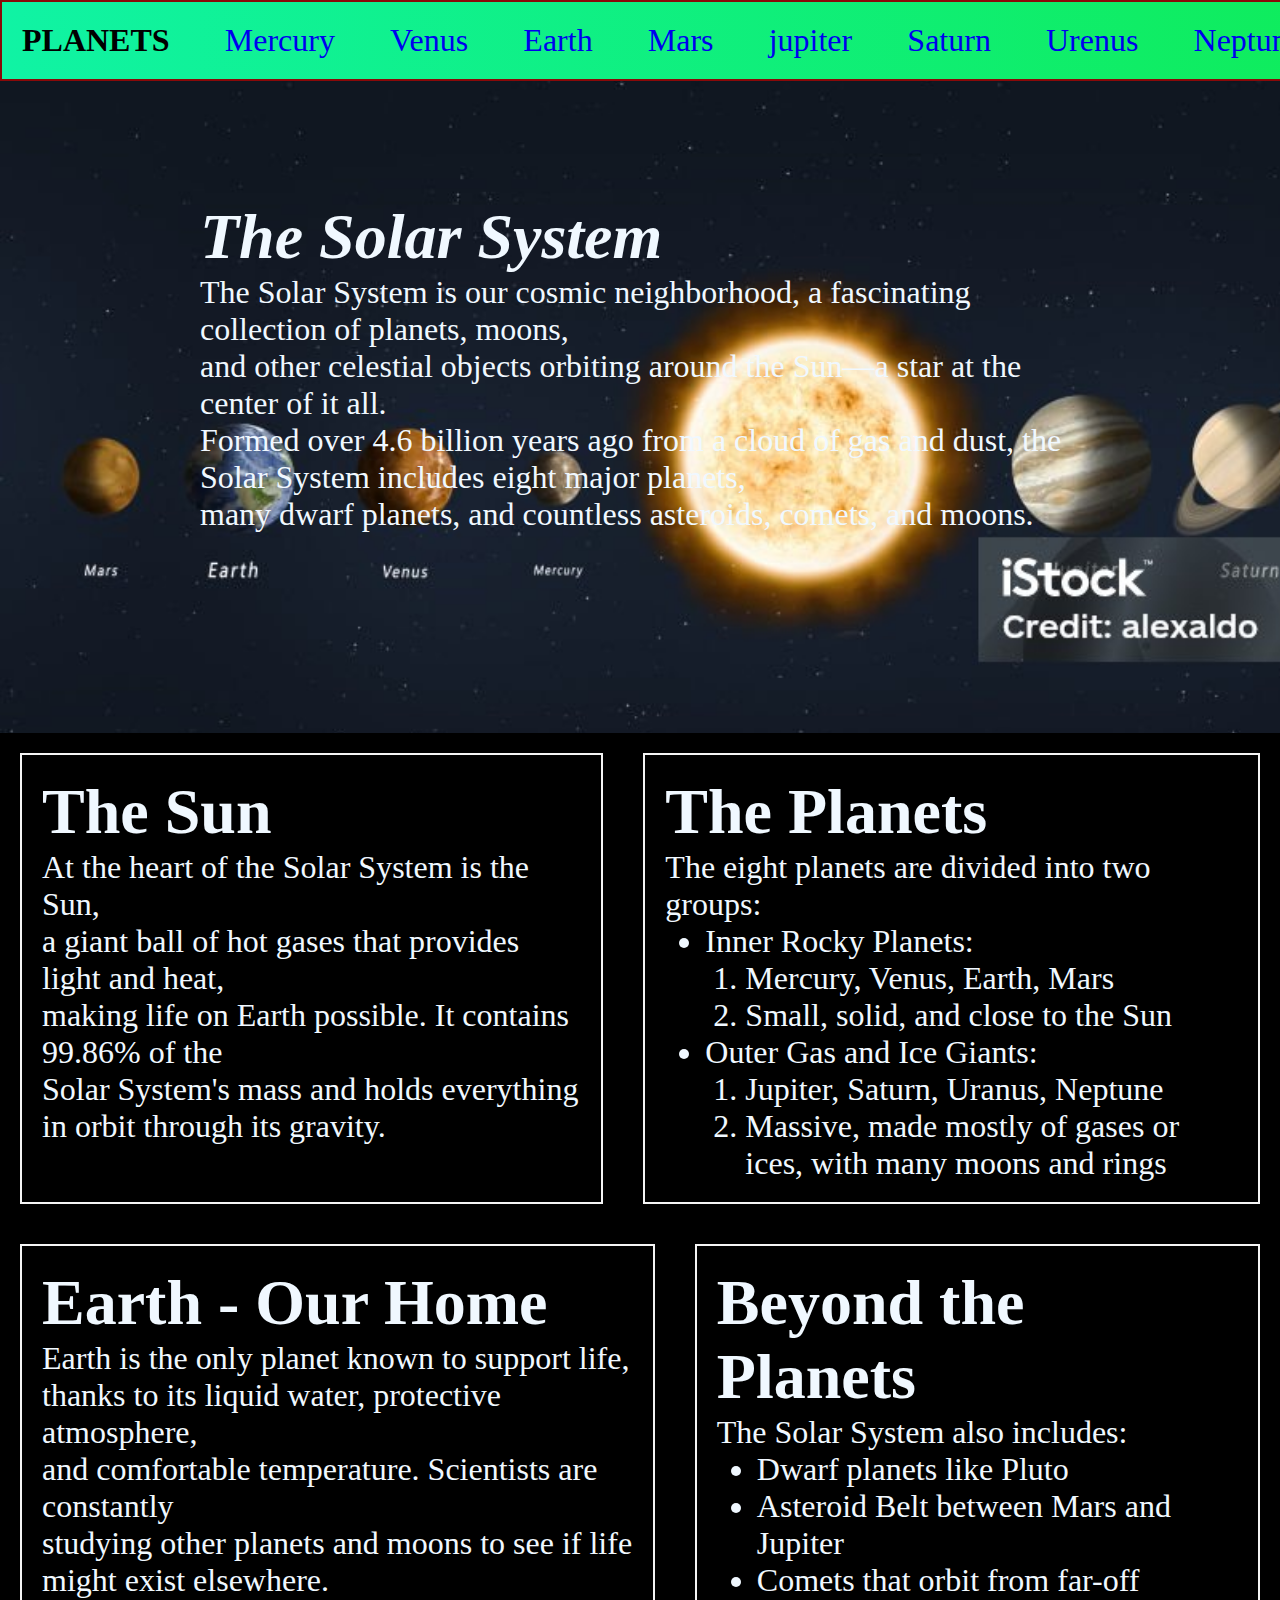
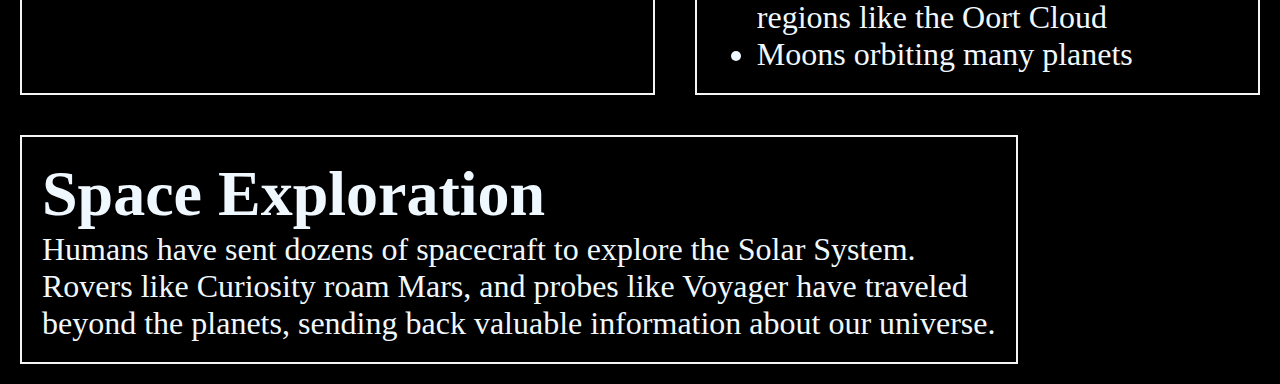
<file: index.html>
<!DOCTYPE html>
<html lang="en">
<head>
    <meta charset="UTF-8">
    <meta name="viewport" content="width=device-width, initial-scale=1.0">
    <title>Solar System</title>
    <link rel="stylesheet" href="style.css">
</head>
<body>
    <header>
        <h1>PLANETS</h1>
        <a href="mercury.html">Mercury</a>
        <a href="venus.html">Venus</a>
        <a href="earth.html">Earth</a>
        <a href="mars.html">Mars</a>
        <a href="jupiter.html">jupiter</a>
        <a href="saturn.html">Saturn</a>
        <a href="urenus.html">Urenus</a>
        <a href="neptune.html">Neptune</a>

    </header>
    <div class="shama">
        <h1> <i>The Solar System</i></h1>
        <P>The Solar System is our cosmic neighborhood, a fascinating collection of planets, moons, <br>
            and other celestial objects orbiting around the Sun—a star at the center of it all. <br>
             Formed over 4.6 billion years ago from a cloud of gas and dust, the Solar System includes eight major planets, <br>
              many dwarf planets, and countless asteroids, comets, and moons.</P>
    </div>
    <section class="manu">
        <article class="cards">
            <h1> The Sun</h1>
            <p>At the heart of the Solar System is the Sun, <br>
                 a giant ball of hot gases that provides light and heat, <br>
                  making life on Earth possible. It contains 99.86% of the <br>
                   Solar System's mass and holds everything in orbit through its gravity.</p>
        </article>
        <article class="cards">
            <h1> The Planets</h1>
            <p>The eight planets are divided into two groups:
                <ul>
                    <li>Inner Rocky Planets:
                        <ol>
                            <li>Mercury, Venus, Earth, Mars</li>
                            <li>Small, solid, and close to the Sun</li>
                        </ol>
                    </li>
                          
                </ul>
                    <ul>
                        <li>Outer Gas and Ice Giants:
                            <ol>
                                <li>Jupiter, Saturn, Uranus, Neptune

                                </li>
                                <li>Massive, made mostly of gases or ices, with many moons and rings</li>
                            </ol>
                        </li>
                
                    </ul>
              
            </p>
        </article>
    </section> 
    <section class="manu"> <article class="cards">
        <h1>Earth - Our Home</h1>
        <p>Earth is the only planet known to support life, <br>
             thanks to its liquid water, protective atmosphere, <br>
              and comfortable temperature. Scientists are constantly <br>
               studying other planets and moons to see if life might exist elsewhere.</p>
    </article>
    <article class="cards">
        <h1> Beyond the Planets</h1>
        <p>The Solar System also includes:
            <ul>
                <li>Dwarf planets like Pluto</li>
                <li>Asteroid Belt between Mars and Jupiter</li>
                <li>Comets that orbit from far-off regions like the Oort Cloud</li>
                <li>Moons orbiting many planets</li>
            </ul>

        </p>
    </article></section>
       
     <section class="manu">
        <article class="cards">
            <h1> Space Exploration</h1>
            <p>Humans have sent dozens of spacecraft to explore the Solar System. <br>
                 Rovers like Curiosity roam Mars, and probes like Voyager have traveled <br>
                  beyond the planets, sending back valuable information about our universe.</p>
        </article>
     </section>
 
</body>
</html>
</file>
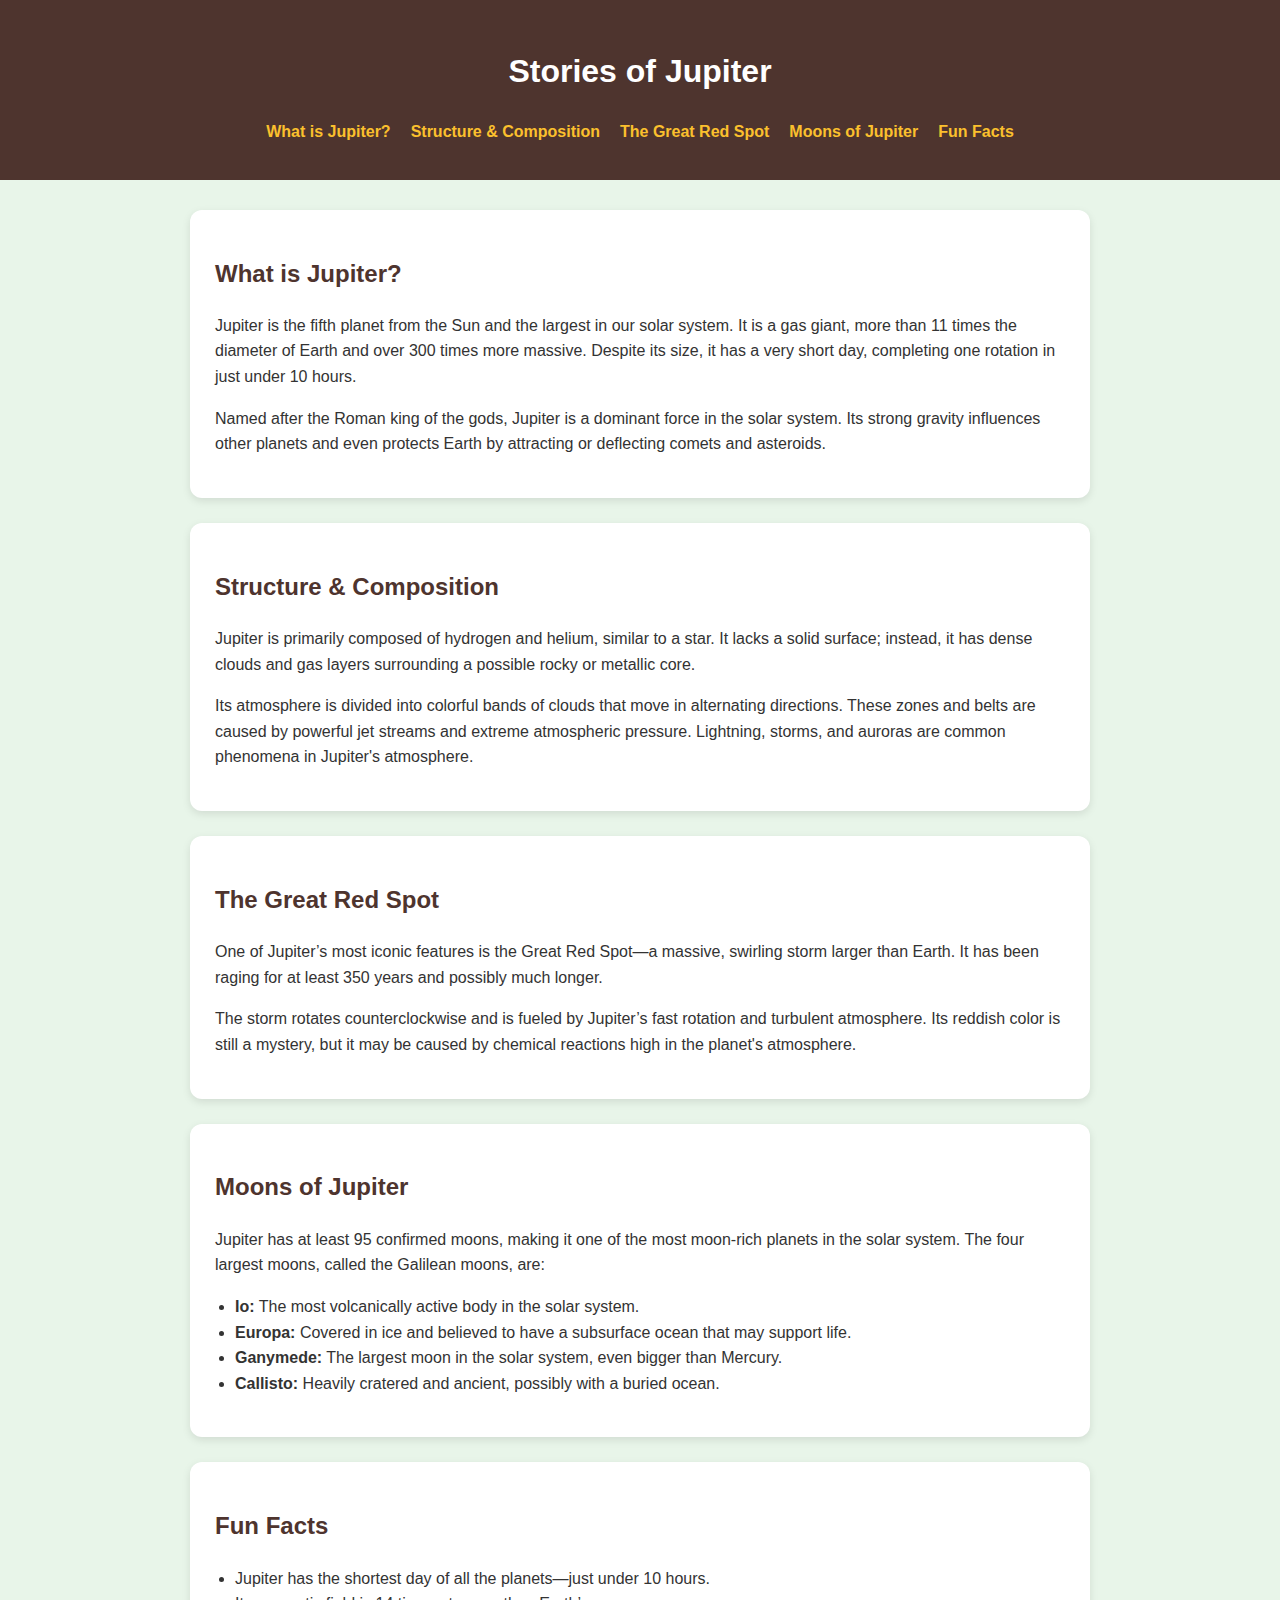
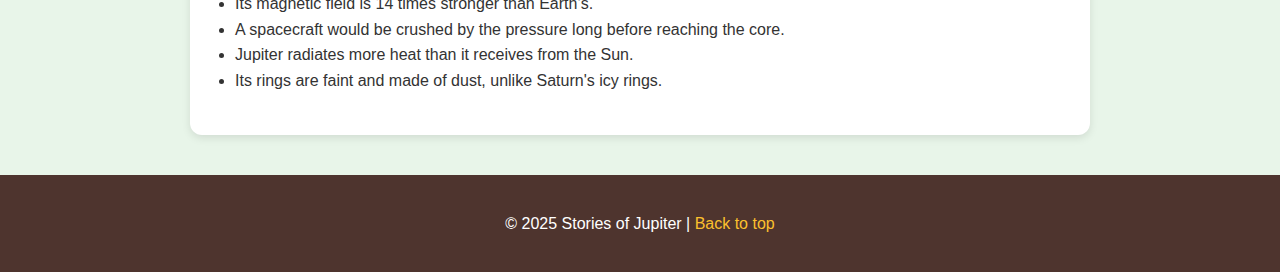
<file: jupirter.html>
<!DOCTYPE html>
<html lang="en">
<head>
  <meta charset="UTF-8" />
  <meta name="viewport" content="width=device-width, initial-scale=1.0"/>
  <title>Stories of Jupiter</title>
  <link rel="stylesheet" href="jupiter.css" />
</head>
<body>
  <header>
    <h1>Stories of Jupiter</h1>
    <nav>
      <ul>
        <li><a href="#what">What is Jupiter?</a></li>
        <li><a href="#structure">Structure & Composition</a></li>
        <li><a href="#storm">The Great Red Spot</a></li>
        <li><a href="#moons">Moons of Jupiter</a></li>
        <li><a href="#facts">Fun Facts</a></li>
      </ul>
    </nav>
  </header>

  <main>
    <section id="what">
      <h2>What is Jupiter?</h2>
      <p>
        Jupiter is the fifth planet from the Sun and the largest in our solar system. It is a gas giant, more than 11 times the diameter of Earth and over 300 times more massive. Despite its size, it has a very short day, completing one rotation in just under 10 hours.
      </p>
      <p>
        Named after the Roman king of the gods, Jupiter is a dominant force in the solar system. Its strong gravity influences other planets and even protects Earth by attracting or deflecting comets and asteroids.
      </p>
    </section>

    <section id="structure">
      <h2>Structure & Composition</h2>
      <p>
        Jupiter is primarily composed of hydrogen and helium, similar to a star. It lacks a solid surface; instead, it has dense clouds and gas layers surrounding a possible rocky or metallic core.
      </p>
      <p>
        Its atmosphere is divided into colorful bands of clouds that move in alternating directions. These zones and belts are caused by powerful jet streams and extreme atmospheric pressure. Lightning, storms, and auroras are common phenomena in Jupiter's atmosphere.
      </p>
    </section>

    <section id="storm">
      <h2>The Great Red Spot</h2>
      <p>
        One of Jupiter’s most iconic features is the Great Red Spot—a massive, swirling storm larger than Earth. It has been raging for at least 350 years and possibly much longer.
      </p>
      <p>
        The storm rotates counterclockwise and is fueled by Jupiter’s fast rotation and turbulent atmosphere. Its reddish color is still a mystery, but it may be caused by chemical reactions high in the planet's atmosphere.
      </p>
    </section>

    <section id="moons">
      <h2>Moons of Jupiter</h2>
      <p>
        Jupiter has at least 95 confirmed moons, making it one of the most moon-rich planets in the solar system. The four largest moons, called the Galilean moons, are:
        <ul>
          <li><strong>Io:</strong> The most volcanically active body in the solar system.</li>
          <li><strong>Europa:</strong> Covered in ice and believed to have a subsurface ocean that may support life.</li>
          <li><strong>Ganymede:</strong> The largest moon in the solar system, even bigger than Mercury.</li>
          <li><strong>Callisto:</strong> Heavily cratered and ancient, possibly with a buried ocean.</li>
        </ul>
      </p>
    </section>

    <section id="facts">
      <h2>Fun Facts</h2>
      <ul>
        <li>Jupiter has the shortest day of all the planets—just under 10 hours.</li>
        <li>Its magnetic field is 14 times stronger than Earth’s.</li>
        <li>A spacecraft would be crushed by the pressure long before reaching the core.</li>
        <li>Jupiter radiates more heat than it receives from the Sun.</li>
        <li>Its rings are faint and made of dust, unlike Saturn's icy rings.</li>
      </ul>
    </section>
  </main>

  <footer>
    <p>© 2025 Stories of Jupiter | <a href="#top">Back to top</a></p>
  </footer>
</body>
</html>
</file>
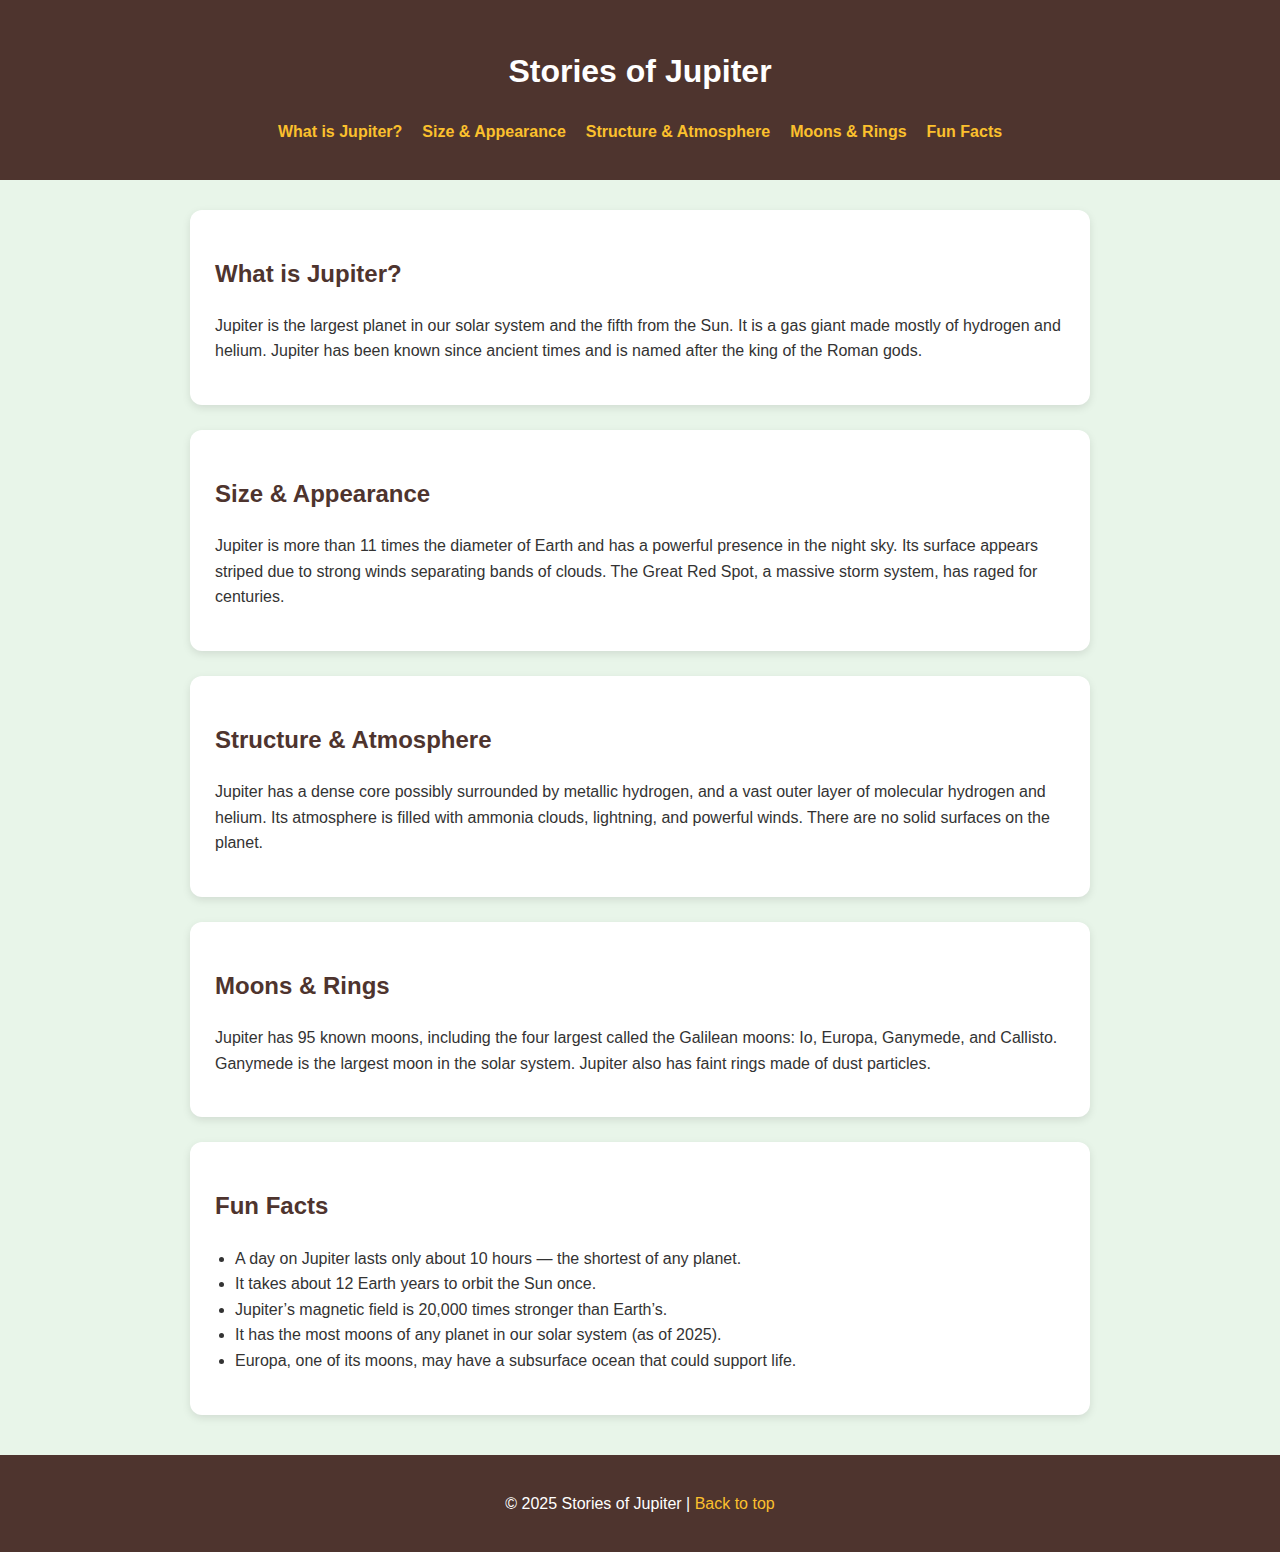
<file: jupiter.html>
<!DOCTYPE html>
<html lang="en">
<head>
  <meta charset="UTF-8" />
  <meta name="viewport" content="width=device-width, initial-scale=1.0"/>
  <title>Stories of Jupiter</title>
  <link rel="stylesheet" href="jupiter.css" />
</head>
<body>
  <header>
    <h1>Stories of Jupiter</h1>
    <nav>
      <ul>
        <li><a href="#intro">What is Jupiter?</a></li>
        <li><a href="#appearance">Size & Appearance</a></li>
        <li><a href="#structure">Structure & Atmosphere</a></li>
        <li><a href="#moons">Moons & Rings</a></li>
        <li><a href="#facts">Fun Facts</a></li>
      </ul>
    </nav>
  </header>

  <main>
    <section id="intro">
      <h2>What is Jupiter?</h2>
      <p>
        Jupiter is the largest planet in our solar system and the fifth from the Sun. It is a gas giant made mostly of hydrogen and helium. Jupiter has been known since ancient times and is named after the king of the Roman gods.
      </p>
    </section>

    <section id="appearance">
      <h2>Size & Appearance</h2>
      <p>
        Jupiter is more than 11 times the diameter of Earth and has a powerful presence in the night sky. Its surface appears striped due to strong winds separating bands of clouds. The Great Red Spot, a massive storm system, has raged for centuries.
      </p>
    </section>

    <section id="structure">
      <h2>Structure & Atmosphere</h2>
      <p>
        Jupiter has a dense core possibly surrounded by metallic hydrogen, and a vast outer layer of molecular hydrogen and helium. Its atmosphere is filled with ammonia clouds, lightning, and powerful winds. There are no solid surfaces on the planet.
      </p>
    </section>

    <section id="moons">
      <h2>Moons & Rings</h2>
      <p>
        Jupiter has 95 known moons, including the four largest called the Galilean moons: Io, Europa, Ganymede, and Callisto. Ganymede is the largest moon in the solar system. Jupiter also has faint rings made of dust particles.
      </p>
    </section>

    <section id="facts">
      <h2>Fun Facts</h2>
      <ul>
        <li>A day on Jupiter lasts only about 10 hours — the shortest of any planet.</li>
        <li>It takes about 12 Earth years to orbit the Sun once.</li>
        <li>Jupiter’s magnetic field is 20,000 times stronger than Earth’s.</li>
        <li>It has the most moons of any planet in our solar system (as of 2025).</li>
        <li>Europa, one of its moons, may have a subsurface ocean that could support life.</li>
      </ul>
    </section>
  </main>

  <footer>
    <p>© 2025 Stories of Jupiter | <a href="#top">Back to top</a></p>
  </footer>
</body>
</html>
</file>
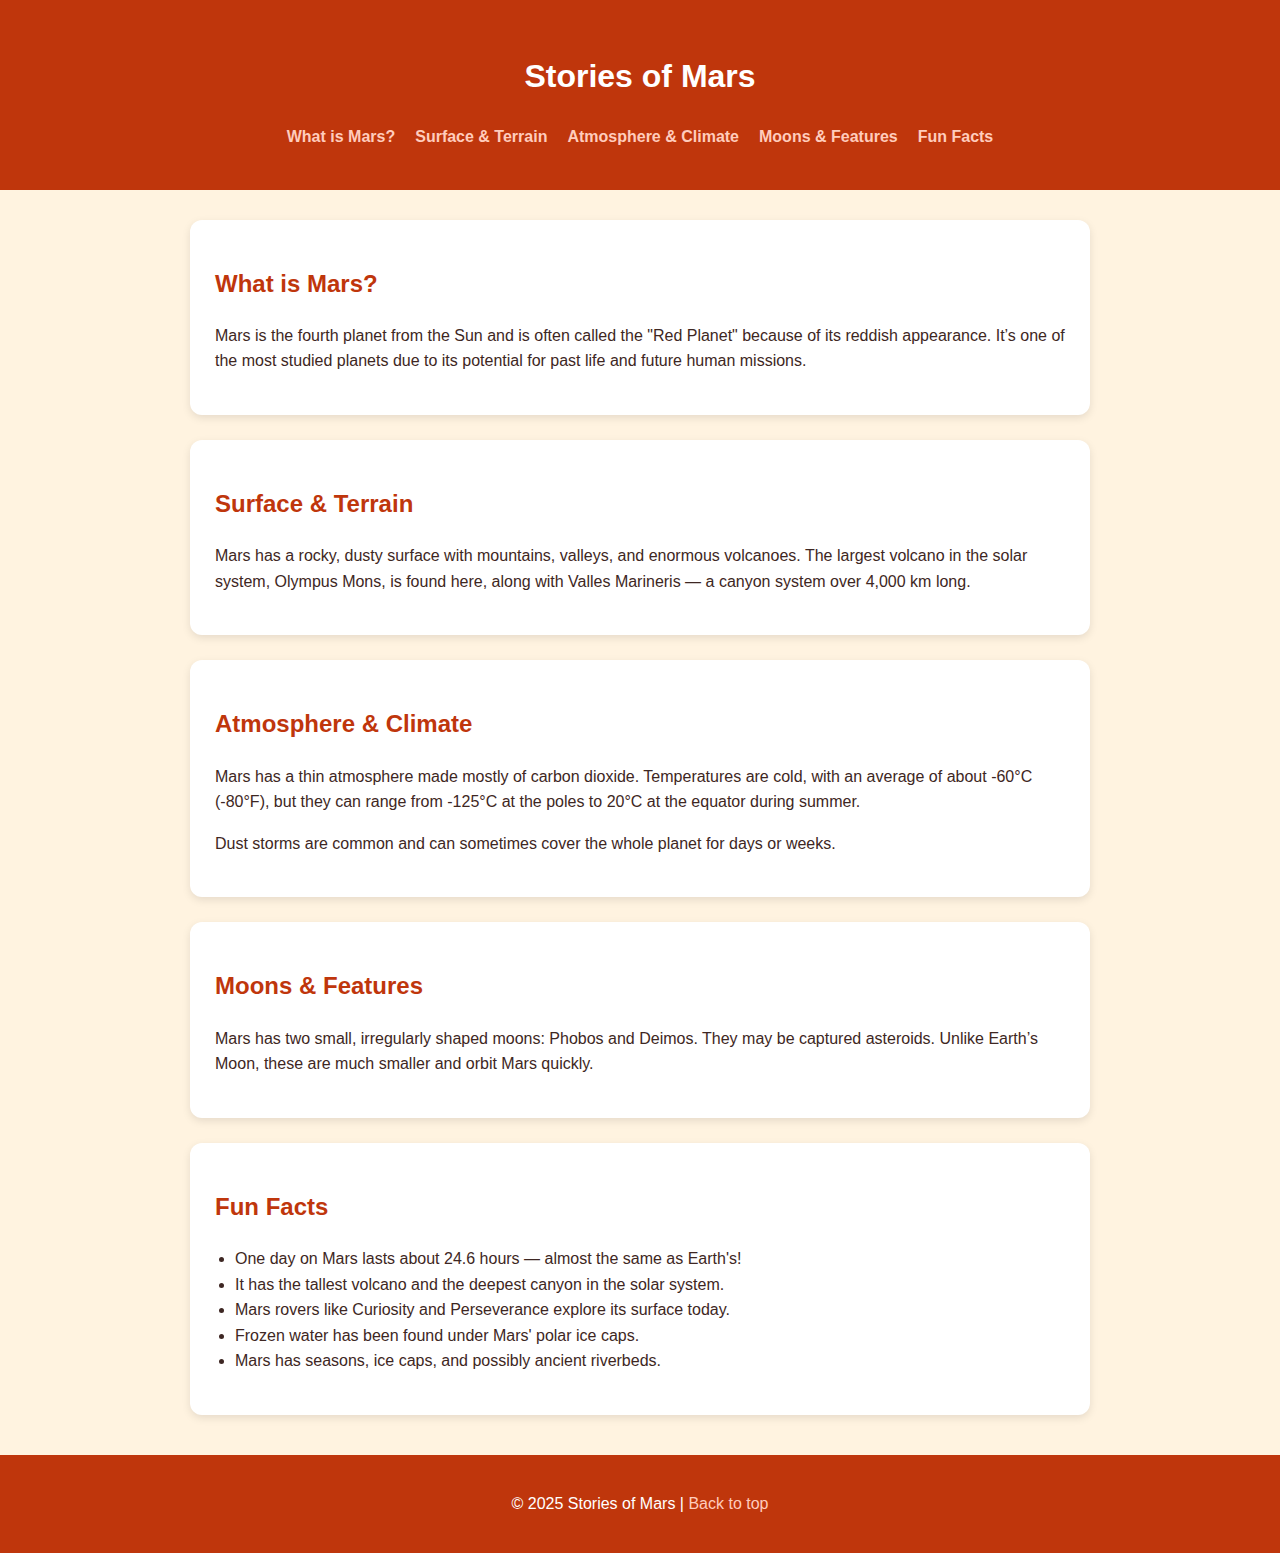
<file: mars.html>
<!DOCTYPE html>
<html lang="en">
<head>
  <meta charset="UTF-8" />
  <meta name="viewport" content="width=device-width, initial-scale=1.0"/>
  <title>Stories of Mars</title>
  <link rel="stylesheet" href="mars.css" />
</head>
<body>
  <header>
    <h1>Stories of Mars</h1>
    <nav>
      <ul>
        <li><a href="#intro">What is Mars?</a></li>
        <li><a href="#surface">Surface & Terrain</a></li>
        <li><a href="#atmosphere">Atmosphere & Climate</a></li>
        <li><a href="#moons">Moons & Features</a></li>
        <li><a href="#facts">Fun Facts</a></li>
      </ul>
    </nav>
  </header>

  <main>
    <section id="intro">
      <h2>What is Mars?</h2>
      <p>
        Mars is the fourth planet from the Sun and is often called the "Red Planet" because of its reddish appearance. It’s one of the most studied planets due to its potential for past life and future human missions.
      </p>
    </section>

    <section id="surface">
      <h2>Surface & Terrain</h2>
      <p>
        Mars has a rocky, dusty surface with mountains, valleys, and enormous volcanoes. The largest volcano in the solar system, Olympus Mons, is found here, along with Valles Marineris — a canyon system over 4,000 km long.
      </p>
    </section>

    <section id="atmosphere">
      <h2>Atmosphere & Climate</h2>
      <p>
        Mars has a thin atmosphere made mostly of carbon dioxide. Temperatures are cold, with an average of about -60°C (-80°F), but they can range from -125°C at the poles to 20°C at the equator during summer.
      </p>
      <p>
        Dust storms are common and can sometimes cover the whole planet for days or weeks.
      </p>
    </section>

    <section id="moons">
      <h2>Moons & Features</h2>
      <p>
        Mars has two small, irregularly shaped moons: Phobos and Deimos. They may be captured asteroids. Unlike Earth’s Moon, these are much smaller and orbit Mars quickly.
      </p>
    </section>

    <section id="facts">
      <h2>Fun Facts</h2>
      <ul>
        <li>One day on Mars lasts about 24.6 hours — almost the same as Earth's!</li>
        <li>It has the tallest volcano and the deepest canyon in the solar system.</li>
        <li>Mars rovers like Curiosity and Perseverance explore its surface today.</li>
        <li>Frozen water has been found under Mars' polar ice caps.</li>
        <li>Mars has seasons, ice caps, and possibly ancient riverbeds.</li>
      </ul>
    </section>
  </main>

  <footer>
    <p>© 2025 Stories of Mars | <a href="#top">Back to top</a></p>
  </footer>
</body>
</html>
</file>
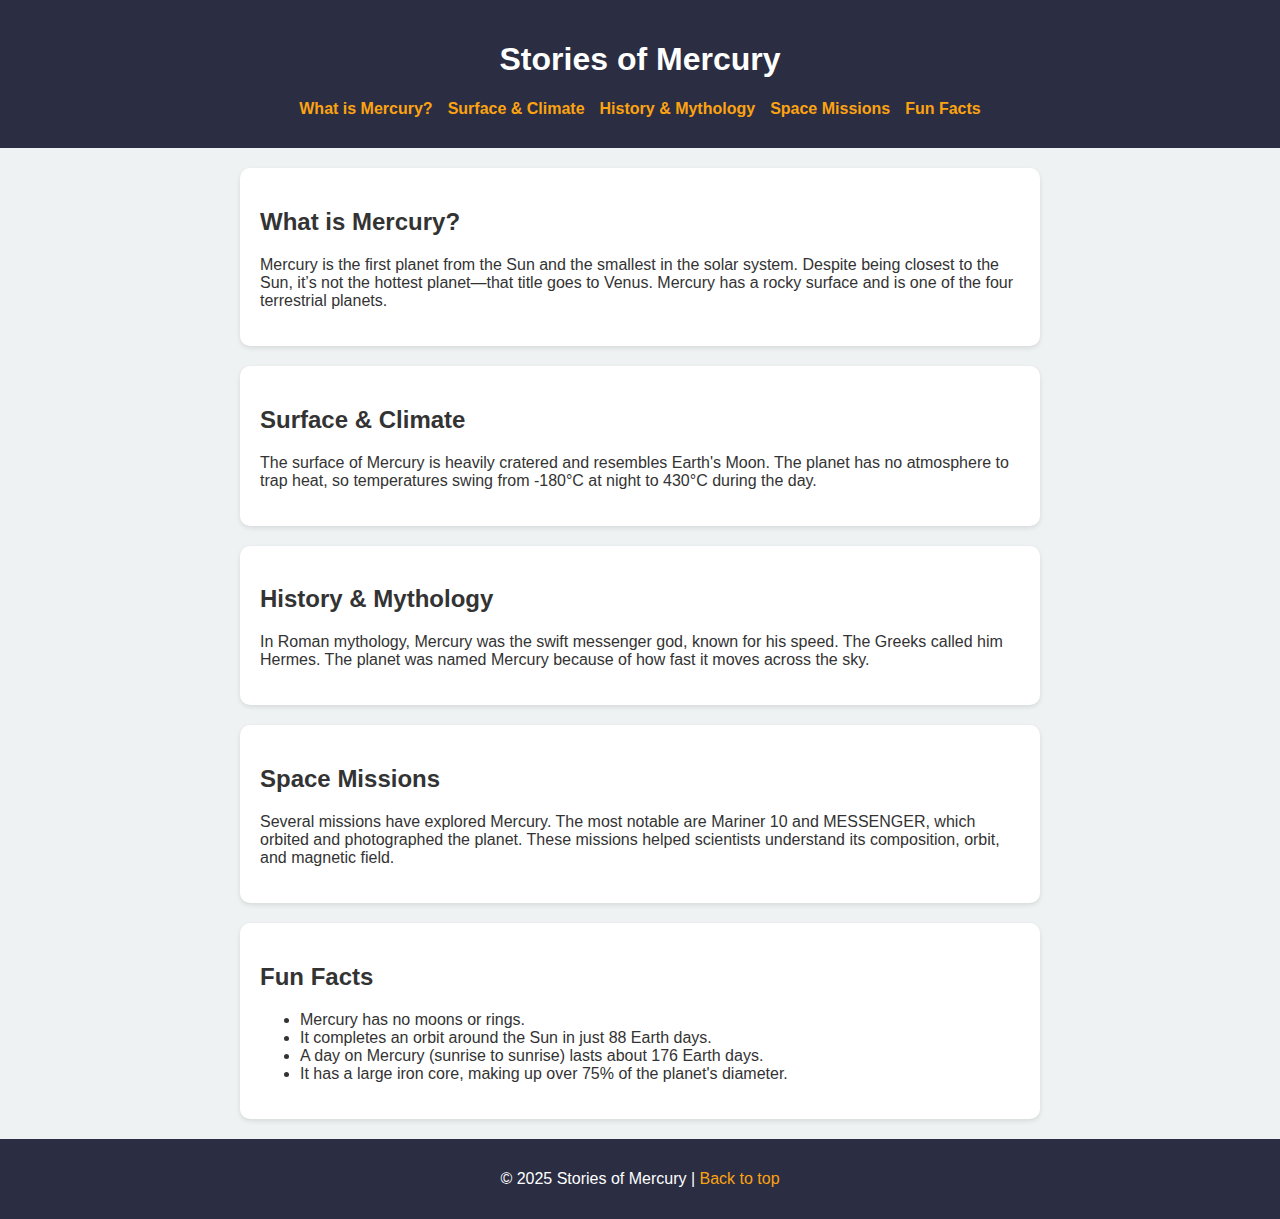
<file: mercury.html>
<!DOCTYPE html>
<html lang="en">
<head>
  <meta charset="UTF-8" />
  <meta name="viewport" content="width=device-width, initial-scale=1.0"/>
  <title>Stories of Mercury</title>
  <link rel="stylesheet" href="mercury.css"/>
</head>
<body>
  <header>
    <h1>Stories of Mercury</h1>
    <nav>
      <ul>
        <li><a href="#what">What is Mercury?</a></li>
        <li><a href="#surface">Surface & Climate</a></li>
        <li><a href="#mythology">History & Mythology</a></li>
        <li><a href="#missions">Space Missions</a></li>
        <li><a href="#facts">Fun Facts</a></li>
      </ul>
    </nav>
  </header>

  <main>
    <section id="what">
      <h2>What is Mercury?</h2>
      <p>Mercury is the first planet from the Sun and the smallest in the solar system. Despite being closest to the Sun, it’s not the hottest planet—that title goes to Venus. Mercury has a rocky surface and is one of the four terrestrial planets.</p>
    </section>

    <section id="surface">
      <h2>Surface & Climate</h2>
      <p>The surface of Mercury is heavily cratered and resembles Earth's Moon. The planet has no atmosphere to trap heat, so temperatures swing from -180°C at night to 430°C during the day.</p>
    </section>

    <section id="mythology">
      <h2>History & Mythology</h2>
      <p>In Roman mythology, Mercury was the swift messenger god, known for his speed. The Greeks called him Hermes. The planet was named Mercury because of how fast it moves across the sky.</p>
    </section>

    <section id="missions">
      <h2>Space Missions</h2>
      <p>Several missions have explored Mercury. The most notable are Mariner 10 and MESSENGER, which orbited and photographed the planet. These missions helped scientists understand its composition, orbit, and magnetic field.</p>
    </section>

    <section id="facts">
      <h2>Fun Facts</h2>
      <ul>
        <li>Mercury has no moons or rings.</li>
        <li>It completes an orbit around the Sun in just 88 Earth days.</li>
        <li>A day on Mercury (sunrise to sunrise) lasts about 176 Earth days.</li>
        <li>It has a large iron core, making up over 75% of the planet's diameter.</li>
      </ul>
    </section>
  </main>

  <footer>
    <p>© 2025 Stories of Mercury | <a href="#top">Back to top</a></p>
  </footer>
</body>
</html>
</file>
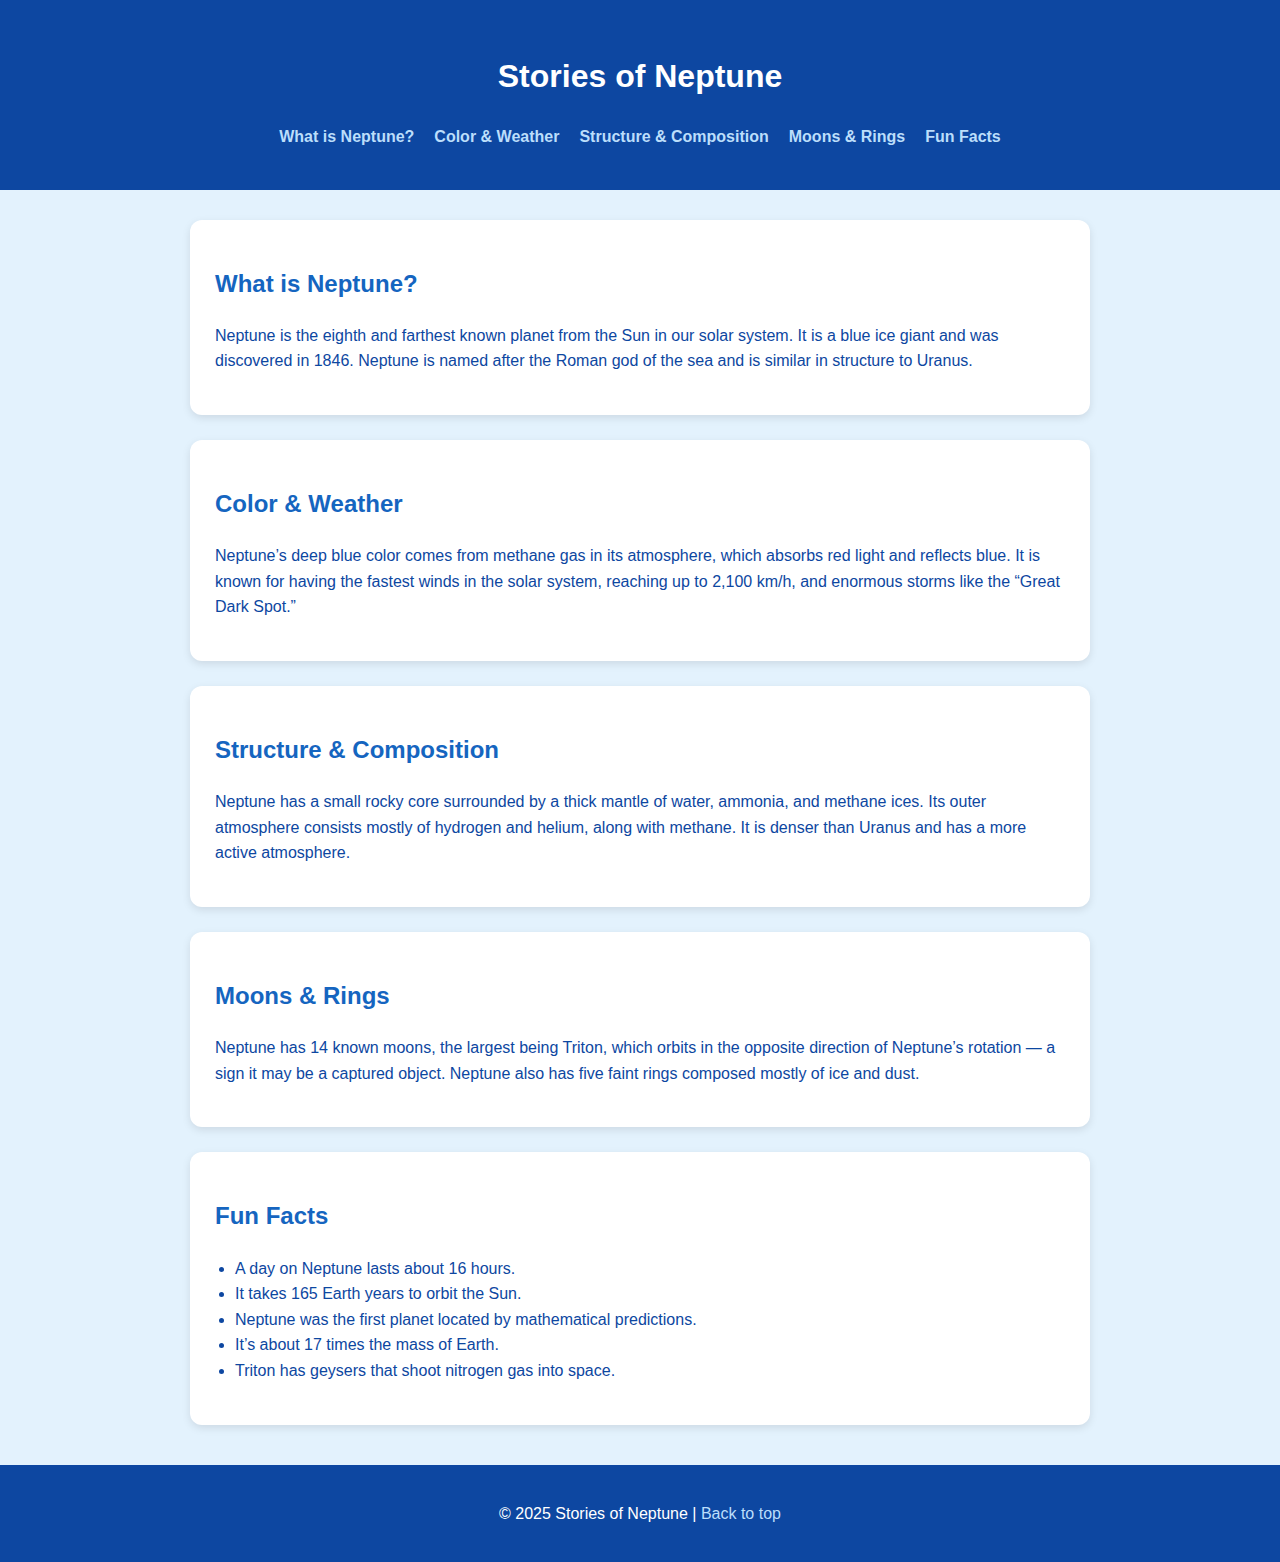
<file: neptune.html>
<!DOCTYPE html>
<html lang="en">
<head>
  <meta charset="UTF-8" />
  <meta name="viewport" content="width=device-width, initial-scale=1.0"/>
  <title>Stories of Neptune</title>
  <link rel="stylesheet" href="neptune.css" />
</head>
<body>
  <header>
    <h1>Stories of Neptune</h1>
    <nav>
      <ul>
        <li><a href="#intro">What is Neptune?</a></li>
        <li><a href="#appearance">Color & Weather</a></li>
        <li><a href="#structure">Structure & Composition</a></li>
        <li><a href="#moons">Moons & Rings</a></li>
        <li><a href="#facts">Fun Facts</a></li>
      </ul>
    </nav>
  </header>

  <main>
    <section id="intro">
      <h2>What is Neptune?</h2>
      <p>
        Neptune is the eighth and farthest known planet from the Sun in our solar system. It is a blue ice giant and was discovered in 1846. Neptune is named after the Roman god of the sea and is similar in structure to Uranus.
      </p>
    </section>

    <section id="appearance">
      <h2>Color & Weather</h2>
      <p>
        Neptune’s deep blue color comes from methane gas in its atmosphere, which absorbs red light and reflects blue. It is known for having the fastest winds in the solar system, reaching up to 2,100 km/h, and enormous storms like the “Great Dark Spot.”
      </p>
    </section>

    <section id="structure">
      <h2>Structure & Composition</h2>
      <p>
        Neptune has a small rocky core surrounded by a thick mantle of water, ammonia, and methane ices. Its outer atmosphere consists mostly of hydrogen and helium, along with methane. It is denser than Uranus and has a more active atmosphere.
      </p>
    </section>

    <section id="moons">
      <h2>Moons & Rings</h2>
      <p>
        Neptune has 14 known moons, the largest being Triton, which orbits in the opposite direction of Neptune’s rotation — a sign it may be a captured object. Neptune also has five faint rings composed mostly of ice and dust.
      </p>
    </section>

    <section id="facts">
      <h2>Fun Facts</h2>
      <ul>
        <li>A day on Neptune lasts about 16 hours.</li>
        <li>It takes 165 Earth years to orbit the Sun.</li>
        <li>Neptune was the first planet located by mathematical predictions.</li>
        <li>It’s about 17 times the mass of Earth.</li>
        <li>Triton has geysers that shoot nitrogen gas into space.</li>
      </ul>
    </section>
  </main>

  <footer>
    <p>© 2025 Stories of Neptune | <a href="#top">Back to top</a></p>
  </footer>
</body>
</html>
</file>
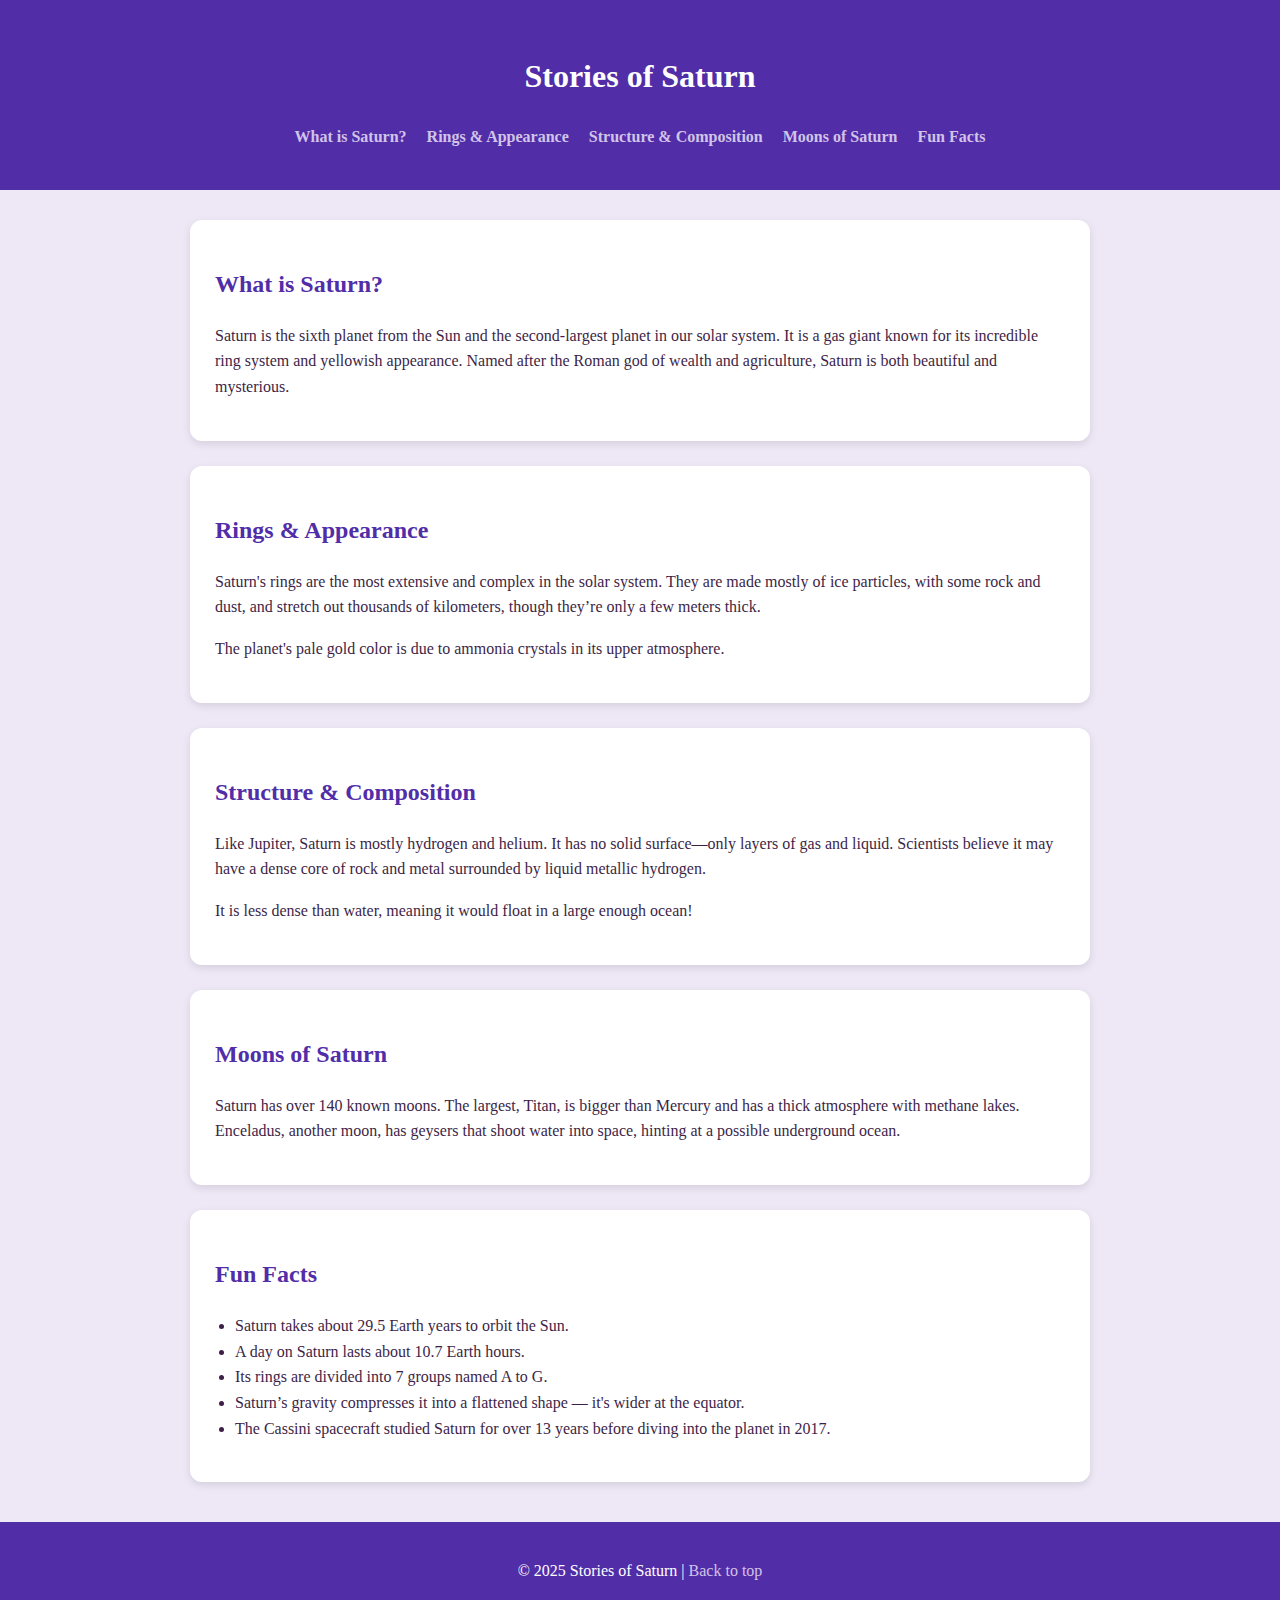
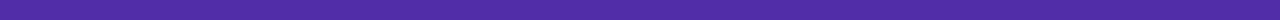
<file: saturn.html>
<!DOCTYPE html>
<html lang="en">
<head>
  <meta charset="UTF-8" />
  <meta name="viewport" content="width=device-width, initial-scale=1.0"/>
  <title>Stories of Saturn</title>
  <link rel="stylesheet" href="saturn.css" />
</head>
<body>
  <header>
    <h1>Stories of Saturn</h1>
    <nav>
      <ul>
        <li><a href="#intro">What is Saturn?</a></li>
        <li><a href="#rings">Rings & Appearance</a></li>
        <li><a href="#structure">Structure & Composition</a></li>
        <li><a href="#moons">Moons of Saturn</a></li>
        <li><a href="#facts">Fun Facts</a></li>
      </ul>
    </nav>
  </header>

  <main>
    <section id="intro">
      <h2>What is Saturn?</h2>
      <p>
        Saturn is the sixth planet from the Sun and the second-largest planet in our solar system. It is a gas giant known for its incredible ring system and yellowish appearance. Named after the Roman god of wealth and agriculture, Saturn is both beautiful and mysterious.
      </p>
    </section>

    <section id="rings">
      <h2>Rings & Appearance</h2>
      <p>
        Saturn's rings are the most extensive and complex in the solar system. They are made mostly of ice particles, with some rock and dust, and stretch out thousands of kilometers, though they’re only a few meters thick.
      </p>
      <p>
        The planet's pale gold color is due to ammonia crystals in its upper atmosphere.
      </p>
    </section>

    <section id="structure">
      <h2>Structure & Composition</h2>
      <p>
        Like Jupiter, Saturn is mostly hydrogen and helium. It has no solid surface—only layers of gas and liquid. Scientists believe it may have a dense core of rock and metal surrounded by liquid metallic hydrogen.
      </p>
      <p>
        It is less dense than water, meaning it would float in a large enough ocean!
      </p>
    </section>

    <section id="moons">
      <h2>Moons of Saturn</h2>
      <p>
        Saturn has over 140 known moons. The largest, Titan, is bigger than Mercury and has a thick atmosphere with methane lakes. Enceladus, another moon, has geysers that shoot water into space, hinting at a possible underground ocean.
      </p>
    </section>

    <section id="facts">
      <h2>Fun Facts</h2>
      <ul>
        <li>Saturn takes about 29.5 Earth years to orbit the Sun.</li>
        <li>A day on Saturn lasts about 10.7 Earth hours.</li>
        <li>Its rings are divided into 7 groups named A to G.</li>
        <li>Saturn’s gravity compresses it into a flattened shape — it's wider at the equator.</li>
        <li>The Cassini spacecraft studied Saturn for over 13 years before diving into the planet in 2017.</li>
      </ul>
    </section>
  </main>

  <footer>
    <p>© 2025 Stories of Saturn | <a href="#top">Back to top</a></p>
  </footer>
</body>
</html>
</file>
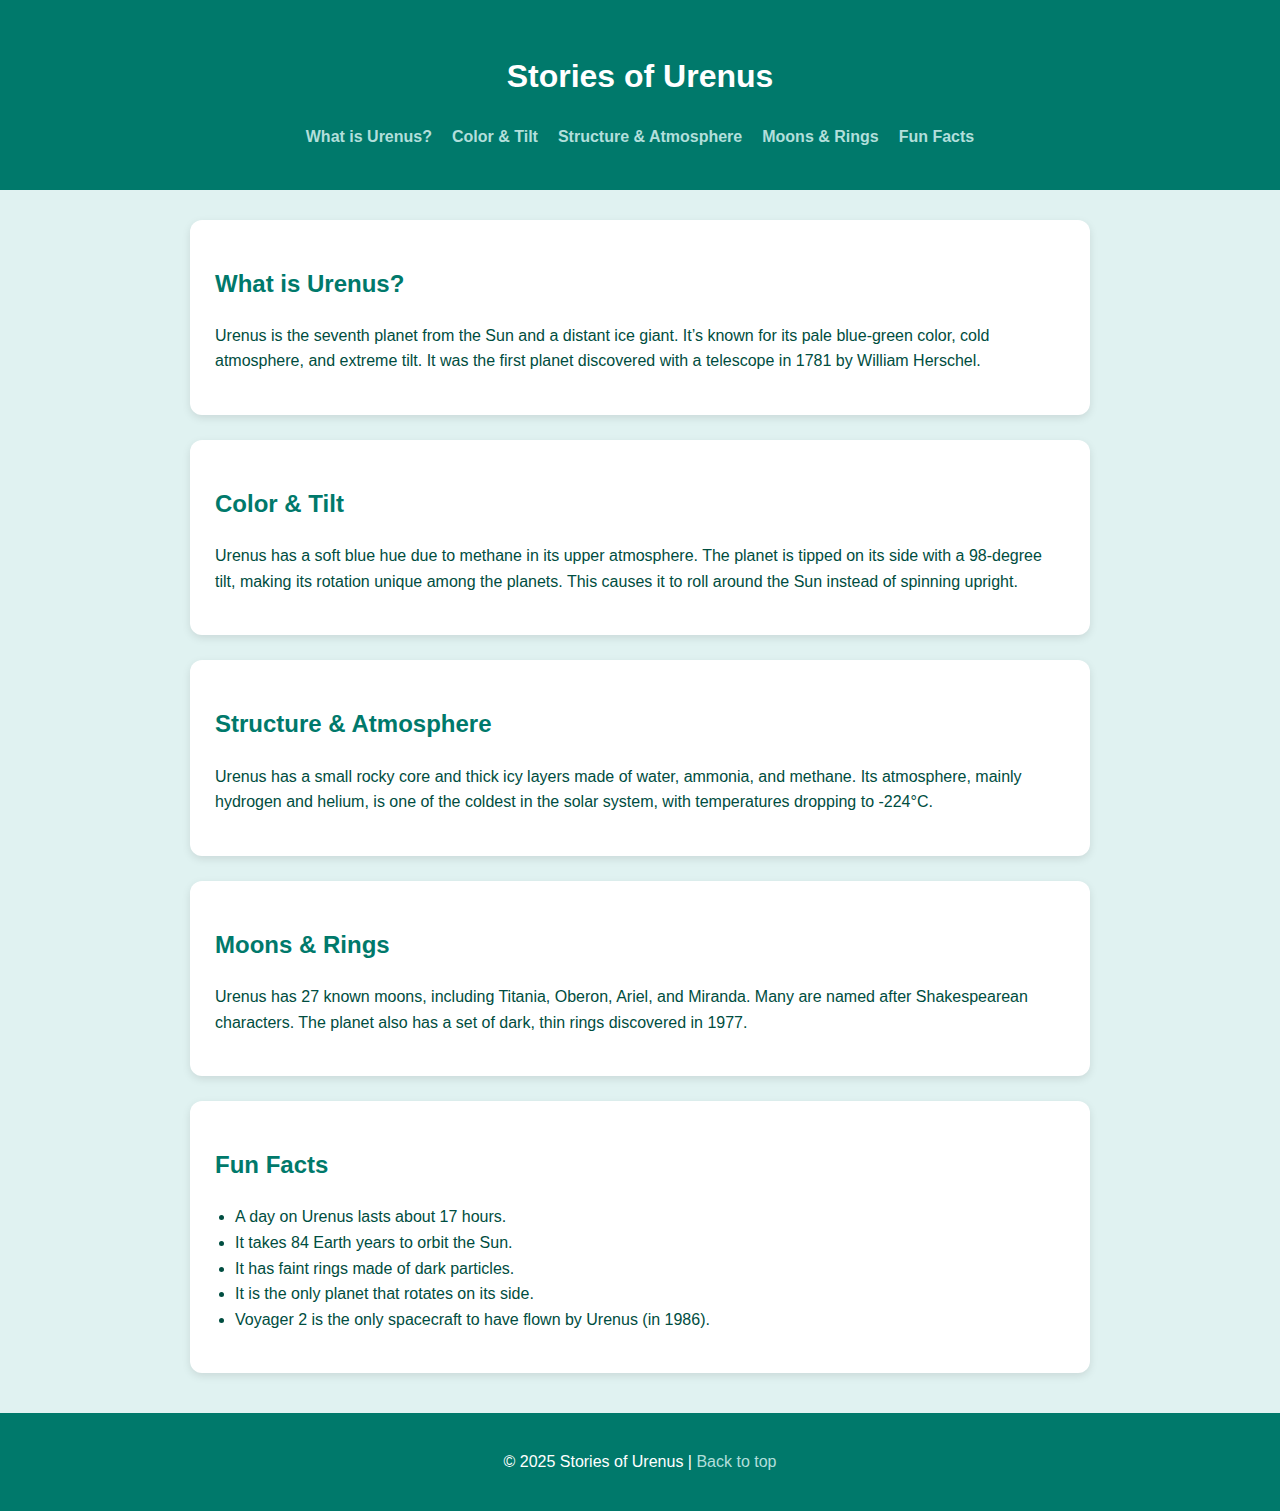
<file: urenus.html>
<!DOCTYPE html>
<html lang="en">
<head>
  <meta charset="UTF-8" />
  <meta name="viewport" content="width=device-width, initial-scale=1.0"/>
  <title>Stories of Urenus</title>
  <link rel="stylesheet" href="urenus.css" />
</head>
<body>
  <header>
    <h1>Stories of Urenus</h1>
    <nav>
      <ul>
        <li><a href="#intro">What is Urenus?</a></li>
        <li><a href="#appearance">Color & Tilt</a></li>
        <li><a href="#structure">Structure & Atmosphere</a></li>
        <li><a href="#moons">Moons & Rings</a></li>
        <li><a href="#facts">Fun Facts</a></li>
      </ul>
    </nav>
  </header>

  <main>
    <section id="intro">
      <h2>What is Urenus?</h2>
      <p>
        Urenus is the seventh planet from the Sun and a distant ice giant. It’s known for its pale blue-green color, cold atmosphere, and extreme tilt. It was the first planet discovered with a telescope in 1781 by William Herschel.
      </p>
    </section>

    <section id="appearance">
      <h2>Color & Tilt</h2>
      <p>
        Urenus has a soft blue hue due to methane in its upper atmosphere. The planet is tipped on its side with a 98-degree tilt, making its rotation unique among the planets. This causes it to roll around the Sun instead of spinning upright.
      </p>
    </section>

    <section id="structure">
      <h2>Structure & Atmosphere</h2>
      <p>
        Urenus has a small rocky core and thick icy layers made of water, ammonia, and methane. Its atmosphere, mainly hydrogen and helium, is one of the coldest in the solar system, with temperatures dropping to -224°C.
      </p>
    </section>

    <section id="moons">
      <h2>Moons & Rings</h2>
      <p>
        Urenus has 27 known moons, including Titania, Oberon, Ariel, and Miranda. Many are named after Shakespearean characters. The planet also has a set of dark, thin rings discovered in 1977.
      </p>
    </section>

    <section id="facts">
      <h2>Fun Facts</h2>
      <ul>
        <li>A day on Urenus lasts about 17 hours.</li>
        <li>It takes 84 Earth years to orbit the Sun.</li>
        <li>It has faint rings made of dark particles.</li>
        <li>It is the only planet that rotates on its side.</li>
        <li>Voyager 2 is the only spacecraft to have flown by Urenus (in 1986).</li>
      </ul>
    </section>
  </main>

  <footer>
    <p>© 2025 Stories of Urenus | <a href="#top">Back to top</a></p>
  </footer>
</body>
</html>
</file>
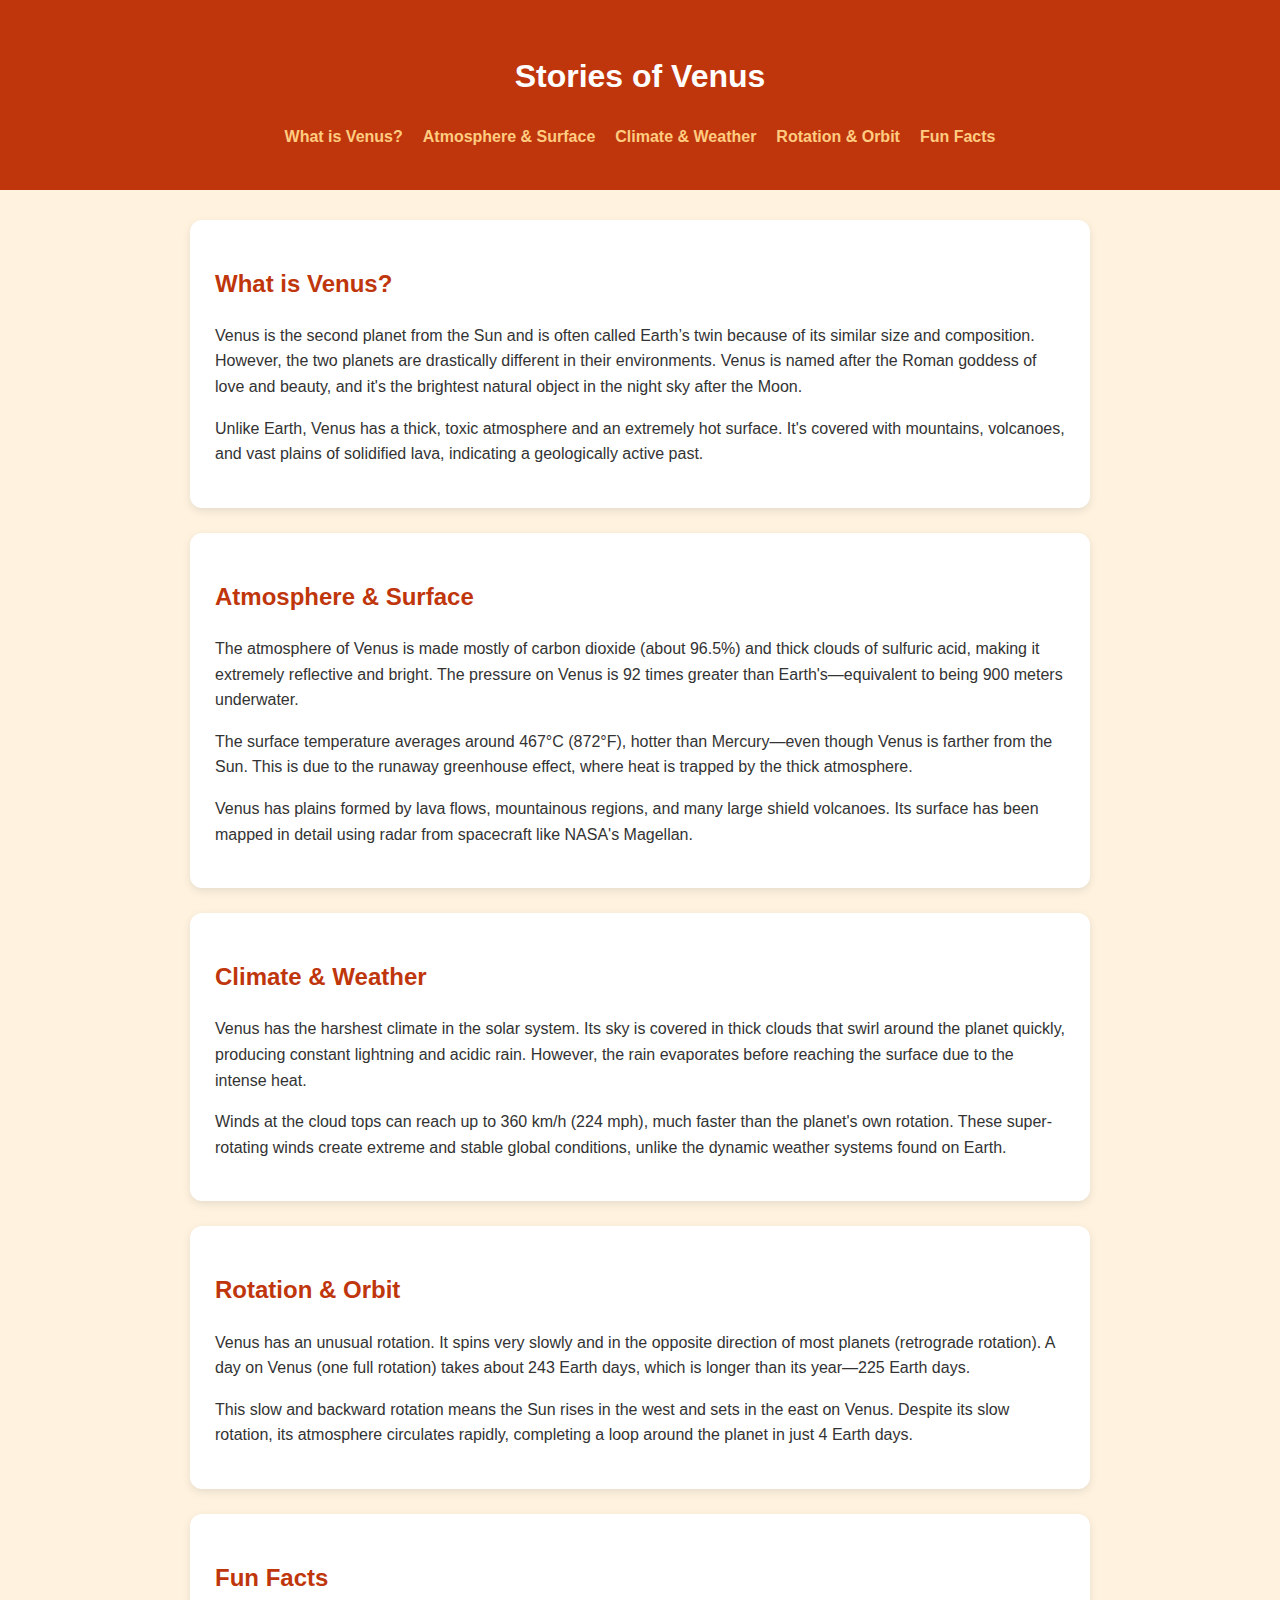
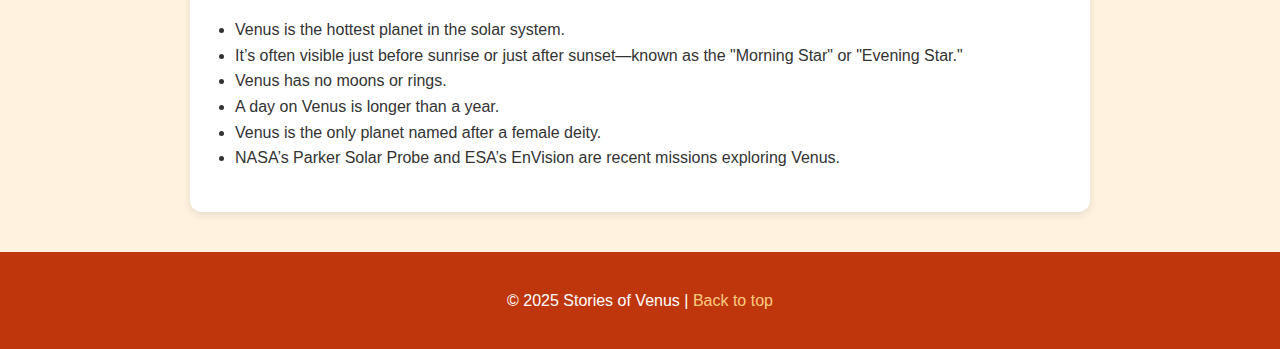
<file: venus.html>
<!DOCTYPE html>
<html lang="en">
<head>
  <meta charset="UTF-8" />
  <meta name="viewport" content="width=device-width, initial-scale=1.0"/>
  <title>Stories of Venus</title>
  <link rel="stylesheet" href="venus.css" />
</head>
<body>
  <header>
    <h1>Stories of Venus</h1>
    <nav>
      <ul>
        <li><a href="#what">What is Venus?</a></li>
        <li><a href="#atmosphere">Atmosphere & Surface</a></li>
        <li><a href="#climate">Climate & Weather</a></li>
        <li><a href="#orbit">Rotation & Orbit</a></li>
        <li><a href="#facts">Fun Facts</a></li>
      </ul>
    </nav>
  </header>

  <main>
    <section id="what">
      <h2>What is Venus?</h2>
      <p>
        Venus is the second planet from the Sun and is often called Earth’s twin because of its similar size and composition. However, the two planets are drastically different in their environments. Venus is named after the Roman goddess of love and beauty, and it's the brightest natural object in the night sky after the Moon.
      </p>
      <p>
        Unlike Earth, Venus has a thick, toxic atmosphere and an extremely hot surface. It's covered with mountains, volcanoes, and vast plains of solidified lava, indicating a geologically active past.
      </p>
    </section>

    <section id="atmosphere">
      <h2>Atmosphere & Surface</h2>
      <p>
        The atmosphere of Venus is made mostly of carbon dioxide (about 96.5%) and thick clouds of sulfuric acid, making it extremely reflective and bright. The pressure on Venus is 92 times greater than Earth's—equivalent to being 900 meters underwater.
      </p>
      <p>
        The surface temperature averages around 467°C (872°F), hotter than Mercury—even though Venus is farther from the Sun. This is due to the runaway greenhouse effect, where heat is trapped by the thick atmosphere.
      </p>
      <p>
        Venus has plains formed by lava flows, mountainous regions, and many large shield volcanoes. Its surface has been mapped in detail using radar from spacecraft like NASA's Magellan.
      </p>
    </section>

    <section id="climate">
      <h2>Climate & Weather</h2>
      <p>
        Venus has the harshest climate in the solar system. Its sky is covered in thick clouds that swirl around the planet quickly, producing constant lightning and acidic rain. However, the rain evaporates before reaching the surface due to the intense heat.
      </p>
      <p>
        Winds at the cloud tops can reach up to 360 km/h (224 mph), much faster than the planet's own rotation. These super-rotating winds create extreme and stable global conditions, unlike the dynamic weather systems found on Earth.
      </p>
    </section>

    <section id="orbit">
      <h2>Rotation & Orbit</h2>
      <p>
        Venus has an unusual rotation. It spins very slowly and in the opposite direction of most planets (retrograde rotation). A day on Venus (one full rotation) takes about 243 Earth days, which is longer than its year—225 Earth days.
      </p>
      <p>
        This slow and backward rotation means the Sun rises in the west and sets in the east on Venus. Despite its slow rotation, its atmosphere circulates rapidly, completing a loop around the planet in just 4 Earth days.
      </p>
    </section>

    <section id="facts">
      <h2>Fun Facts</h2>
      <ul>
        <li>Venus is the hottest planet in the solar system.</li>
        <li>It’s often visible just before sunrise or just after sunset—known as the "Morning Star" or "Evening Star."</li>
        <li>Venus has no moons or rings.</li>
        <li>A day on Venus is longer than a year.</li>
        <li>Venus is the only planet named after a female deity.</li>
        <li>NASA’s Parker Solar Probe and ESA’s EnVision are recent missions exploring Venus.</li>
      </ul>
    </section>
  </main>

  <footer>
    <p>© 2025 Stories of Venus | <a href="#top">Back to top</a></p>
  </footer>
</body>
</html>
</file>
<file: style.css>
*{ margin: 0;}



header {
   justify-content: space-between;
    display: flex;
    border: 2px solid rgb(138, 9, 9);
    padding: 20px;
    position: fixed;
    z-index: 1000;
    width: 100%;
    background:linear-gradient(to right, rgb(16, 243, 164) , rgb(15, 236, 92) )
}
header a {
    text-decoration: none;
    font-size: 2rem;
}
body {
    background-image: url(solar\ system\ \(1\).jpg);
    background-position: absolute;
    background-repeat: no-repeat;
    background-attachment: fixed;
    background-size: cover;
}
.cards {
    
    padding: 20px;
    color: aliceblue;
    font-size: 2rem;
    border: 2px solid whitesmoke;
    margin: 20px;
 
}
.manu {
    display: flex;
    background-color:black;
}


.shama {
    padding: 20px;
    color: aliceblue;
    font-size: 2rem;
    padding: 200px;
    padding-right: 200px;
}
</file>
<file: jupiter.css>
/* Basic Styling */
body {
    font-family: 'Segoe UI', Tahoma, Geneva, Verdana, sans-serif;
    margin: 0;
    padding: 0;
    background: #e8f5e9;
    color: #333;
    line-height: 1.6;
  }
  
  header {
    background-color: #4e342e;
    color: white;
    padding: 25px 0;
    text-align: center;
  }
  
  nav ul {
    display: flex;
    justify-content: center;
    list-style: none;
    padding: 0;
    margin: 10px 0;
    gap: 20px;
  }
  
  nav a {
    color: #fbc02d;
    text-decoration: none;
    font-weight: bold;
  }
  
  nav a:hover {
    text-decoration: underline;
  }
  
  main {
    max-width: 900px;
    margin: 30px auto;
    padding: 0 20px;
  }
  
  section {
    background: white;
    padding: 25px;
    margin-bottom: 25px;
    border-radius: 12px;
    box-shadow: 0 3px 8px rgba(0,0,0,0.1);
  }
  
  section h2 {
    color: #4e342e;
  }
  
  ul {
    padding-left: 20px;
  }
  
  footer {
    background: #4e342e;
    color: white;
    text-align: center;
    padding: 20px;
    margin-top: 40px;
  }
  
  footer a {
    color: #fbc02d;
    text-decoration: none;
  }
</file>
<file: mars.css>
body {
    font-family: Arial, sans-serif;
    margin: 0;
    padding: 0;
    background: #fff3e0;
    color: #3e2723;
    line-height: 1.6;
  }
  
  header {
    background-color: #bf360c;
    color: white;
    padding: 30px 0;
    text-align: center;
  }
  
  nav ul {
    list-style: none;
    display: flex;
    justify-content: center;
    gap: 20px;
    padding: 0;
    margin: 10px 0;
  }
  
  nav a {
    color: #ffccbc;
    text-decoration: none;
    font-weight: bold;
  }
  
  nav a:hover {
    text-decoration: underline;
  }
  
  main {
    max-width: 900px;
    margin: 30px auto;
    padding: 0 20px;
  }
  
  section {
    background: white;
    padding: 25px;
    margin-bottom: 25px;
    border-radius: 12px;
    box-shadow: 0 3px 8px rgba(0, 0, 0, 0.1);
  }
  
  section h2 {
    color: #bf360c;
  }
  
  ul {
    padding-left: 20px;
  }
  
  footer {
    background: #bf360c;
    color: white;
    text-align: center;
    padding: 20px;
    margin-top: 40px;
  }
  
  footer a {
    color: #ffccbc;
    text-decoration: none;
  }
</file>
<file: mercury.css>
/* Base styles */
body {
    font-family: 'Segoe UI', Tahoma, Geneva, Verdana, sans-serif;
    margin: 0;
    padding: 0;
    background: #eef2f3;
    color: #333;
  }
  
  header {
    background-color: #2b2d42;
    color: white;
    padding: 20px 0;
    text-align: center;
  }
  
  nav ul {
    display: flex;
    justify-content: center;
    list-style: none;
    padding: 0;
    margin: 10px 0;
    gap: 15px;
  }
  
  nav a {
    color: #fca311;
    text-decoration: none;
    font-weight: bold;
  }
  
  nav a:hover {
    text-decoration: underline;
  }
  
  main {
    max-width: 800px;
    margin: 20px auto;
    padding: 0 20px;
  }
  
  section {
    background: white;
    padding: 20px;
    margin-bottom: 20px;
    border-radius: 10px;
    box-shadow: 0 2px 5px rgba(0,0,0,0.1);
  }
  
  footer {
    background: #2b2d42;
    color: white;
    text-align: center;
    padding: 15px;
  }
  
  footer a {
    color: #fca311;
    text-decoration: none;
  }
</file>
<file: neptune.css>
body {
    font-family: "Trebuchet MS", sans-serif;
    margin: 0;
    padding: 0;
    background: #e3f2fd;
    color: #0d47a1;
    line-height: 1.6;
  }
  
  header {
    background-color: #0d47a1;
    color: white;
    padding: 30px 0;
    text-align: center;
  }
  
  nav ul {
    list-style: none;
    display: flex;
    justify-content: center;
    gap: 20px;
    padding: 0;
    margin: 10px 0;
  }
  
  nav a {
    color: #bbdefb;
    text-decoration: none;
    font-weight: bold;
  }
  
  nav a:hover {
    text-decoration: underline;
  }
  
  main {
    max-width: 900px;
    margin: 30px auto;
    padding: 0 20px;
  }
  
  section {
    background: white;
    padding: 25px;
    margin-bottom: 25px;
    border-radius: 12px;
    box-shadow: 0 3px 8px rgba(0, 0, 0, 0.1);
  }
  
  section h2 {
    color: #1565c0;
  }
  
  ul {
    padding-left: 20px;
  }
  
  footer {
    background: #0d47a1;
    color: white;
    text-align: center;
    padding: 20px;
    margin-top: 40px;
  }
  
  footer a {
    color: #bbdefb;
    text-decoration: none;
  }
</file>
<file: saturn.css>
/* General Styling */
body {
    font-family: Georgia, serif;
    margin: 0;
    padding: 0;
    background: #ede7f6;
    color: #3e1f47;
    line-height: 1.6;
  }
  
  header {
    background-color: #512da8;
    color: white;
    padding: 30px 0;
    text-align: center;
  }
  
  nav ul {
    list-style: none;
    display: flex;
    justify-content: center;
    gap: 20px;
    padding: 0;
    margin: 10px 0;
  }
  
  nav a {
    color: #d1c4e9;
    text-decoration: none;
    font-weight: bold;
  }
  
  nav a:hover {
    text-decoration: underline;
  }
  
  main {
    max-width: 900px;
    margin: 30px auto;
    padding: 0 20px;
  }
  
  section {
    background: white;
    padding: 25px;
    margin-bottom: 25px;
    border-radius: 12px;
    box-shadow: 0 3px 8px rgba(0, 0, 0, 0.1);
  }
  
  section h2 {
    color: #512da8;
  }
  
  ul {
    padding-left: 20px;
  }
  
  footer {
    background: #512da8;
    color: white;
    text-align: center;
    padding: 20px;
    margin-top: 40px;
  }
  
  footer a {
    color: #d1c4e9;
    text-decoration: none;
  }
</file>
<file: urenus.css>
/* General Styling */
body {
    font-family: "Segoe UI", sans-serif;
    margin: 0;
    padding: 0;
    background: #e0f2f1;
    color: #004d40;
    line-height: 1.6;
  }
  
  header {
    background-color: #00796b;
    color: white;
    padding: 30px 0;
    text-align: center;
  }
  
  nav ul {
    list-style: none;
    display: flex;
    justify-content: center;
    gap: 20px;
    padding: 0;
    margin: 10px 0;
  }
  
  nav a {
    color: #b2dfdb;
    text-decoration: none;
    font-weight: bold;
  }
  
  nav a:hover {
    text-decoration: underline;
  }
  
  main {
    max-width: 900px;
    margin: 30px auto;
    padding: 0 20px;
  }
  
  section {
    background: white;
    padding: 25px;
    margin-bottom: 25px;
    border-radius: 12px;
    box-shadow: 0 3px 8px rgba(0, 0, 0, 0.1);
  }
  
  section h2 {
    color: #00796b;
  }
  
  ul {
    padding-left: 20px;
  }
  
  footer {
    background: #00796b;
    color: white;
    text-align: center;
    padding: 20px;
    margin-top: 40px;
  }
  
  footer a {
    color: #b2dfdb;
    text-decoration: none;
  }
</file>
<file: venus.css>
/* Base Layout */
/* Base Styling */
body {
    font-family: 'Segoe UI', Tahoma, Geneva, Verdana, sans-serif;
    margin: 0;
    padding: 0;
    background: #fff3e0;
    color: #333;
    line-height: 1.6;
  }
  
  header {
    background-color: #bf360c;
    color: white;
    padding: 30px 0;
    text-align: center;
  }
  
  nav ul {
    display: flex;
    justify-content: center;
    list-style: none;
    padding: 0;
    margin: 10px 0;
    gap: 20px;
  }
  
  nav a {
    color: #ffcc80;
    text-decoration: none;
    font-weight: bold;
  }
  
  nav a:hover {
    text-decoration: underline;
  }
  
  main {
    max-width: 900px;
    margin: 30px auto;
    padding: 0 20px;
  }
  
  section {
    background: white;
    padding: 25px;
    margin-bottom: 25px;
    border-radius: 12px;
    box-shadow: 0 3px 8px rgba(0,0,0,0.1);
  }
  
  section h2 {
    color: #bf360c;
  }
  
  ul {
    padding-left: 20px;
  }
  
  footer {
    background: #bf360c;
    color: white;
    text-align: center;
    padding: 20px;
    margin-top: 40px;
  }
  
  footer a {
    color: #ffcc80;
    text-decoration: none;
  }
</file>
